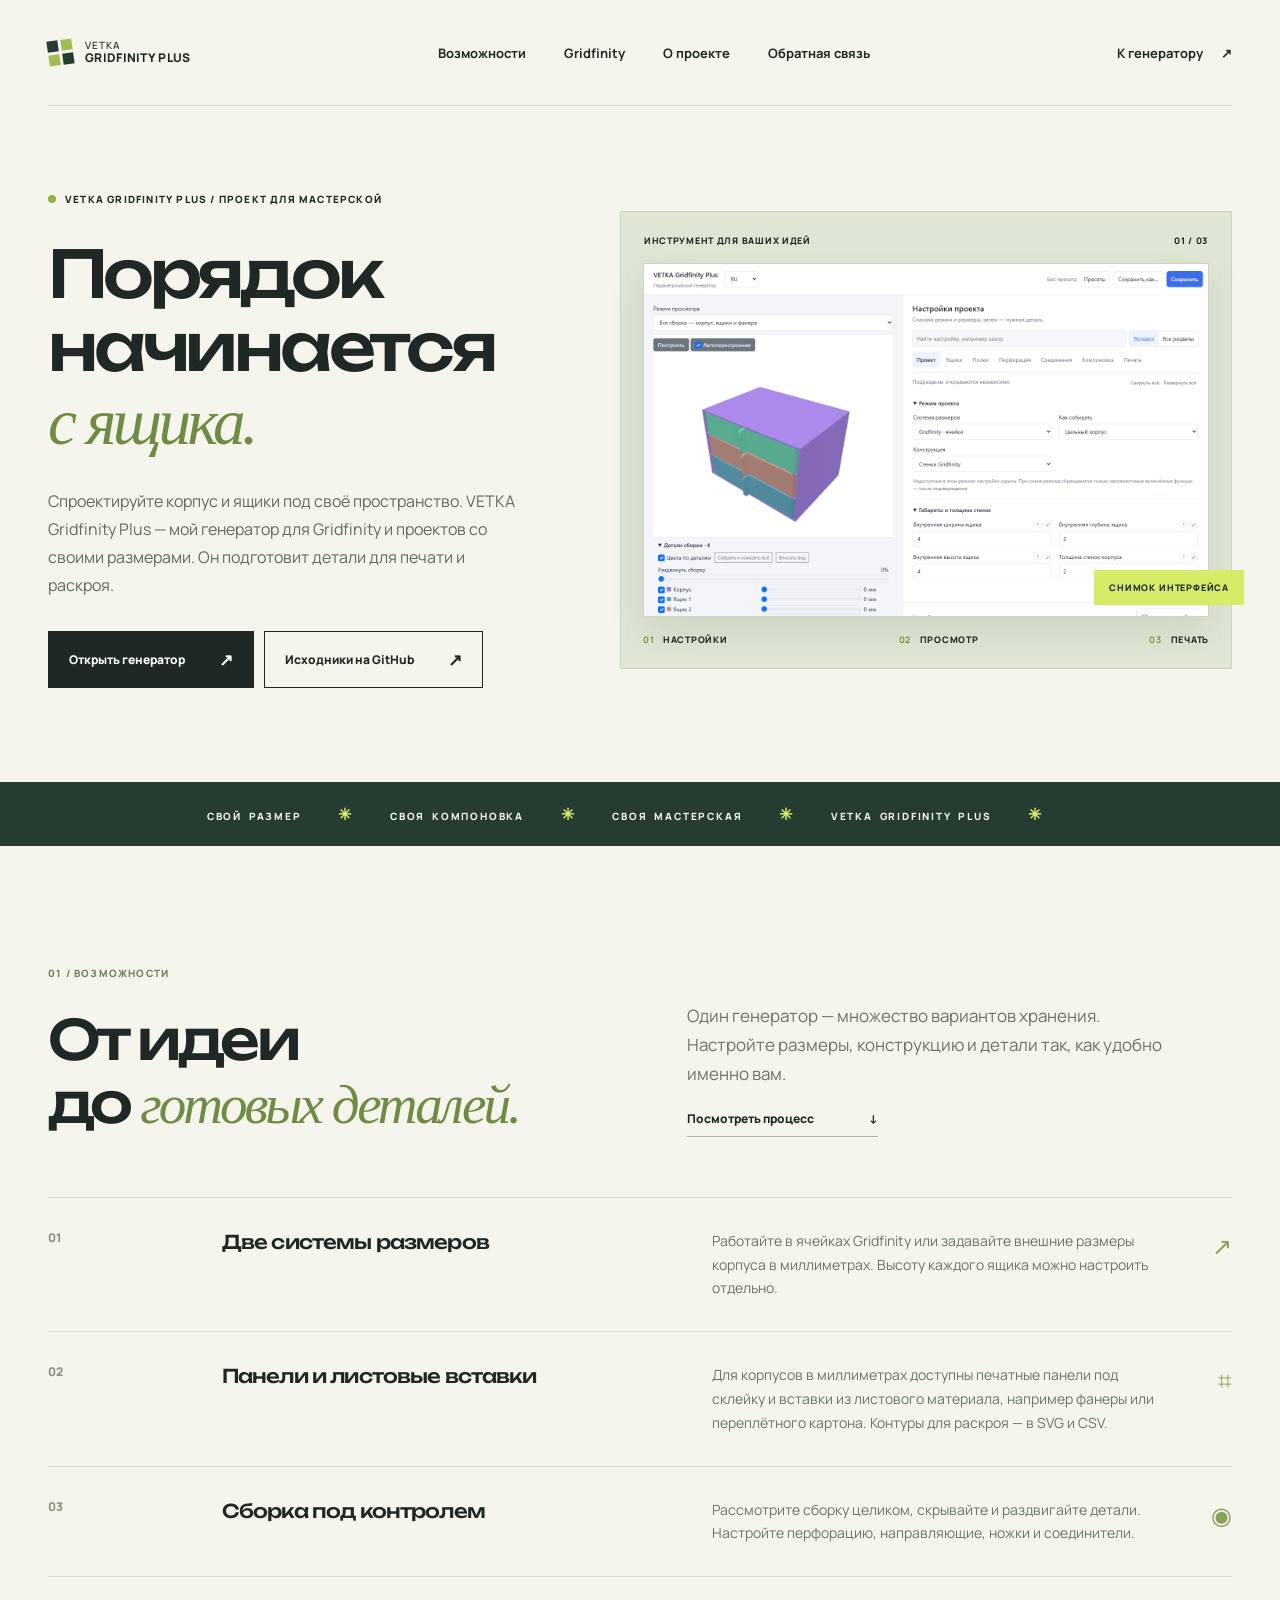
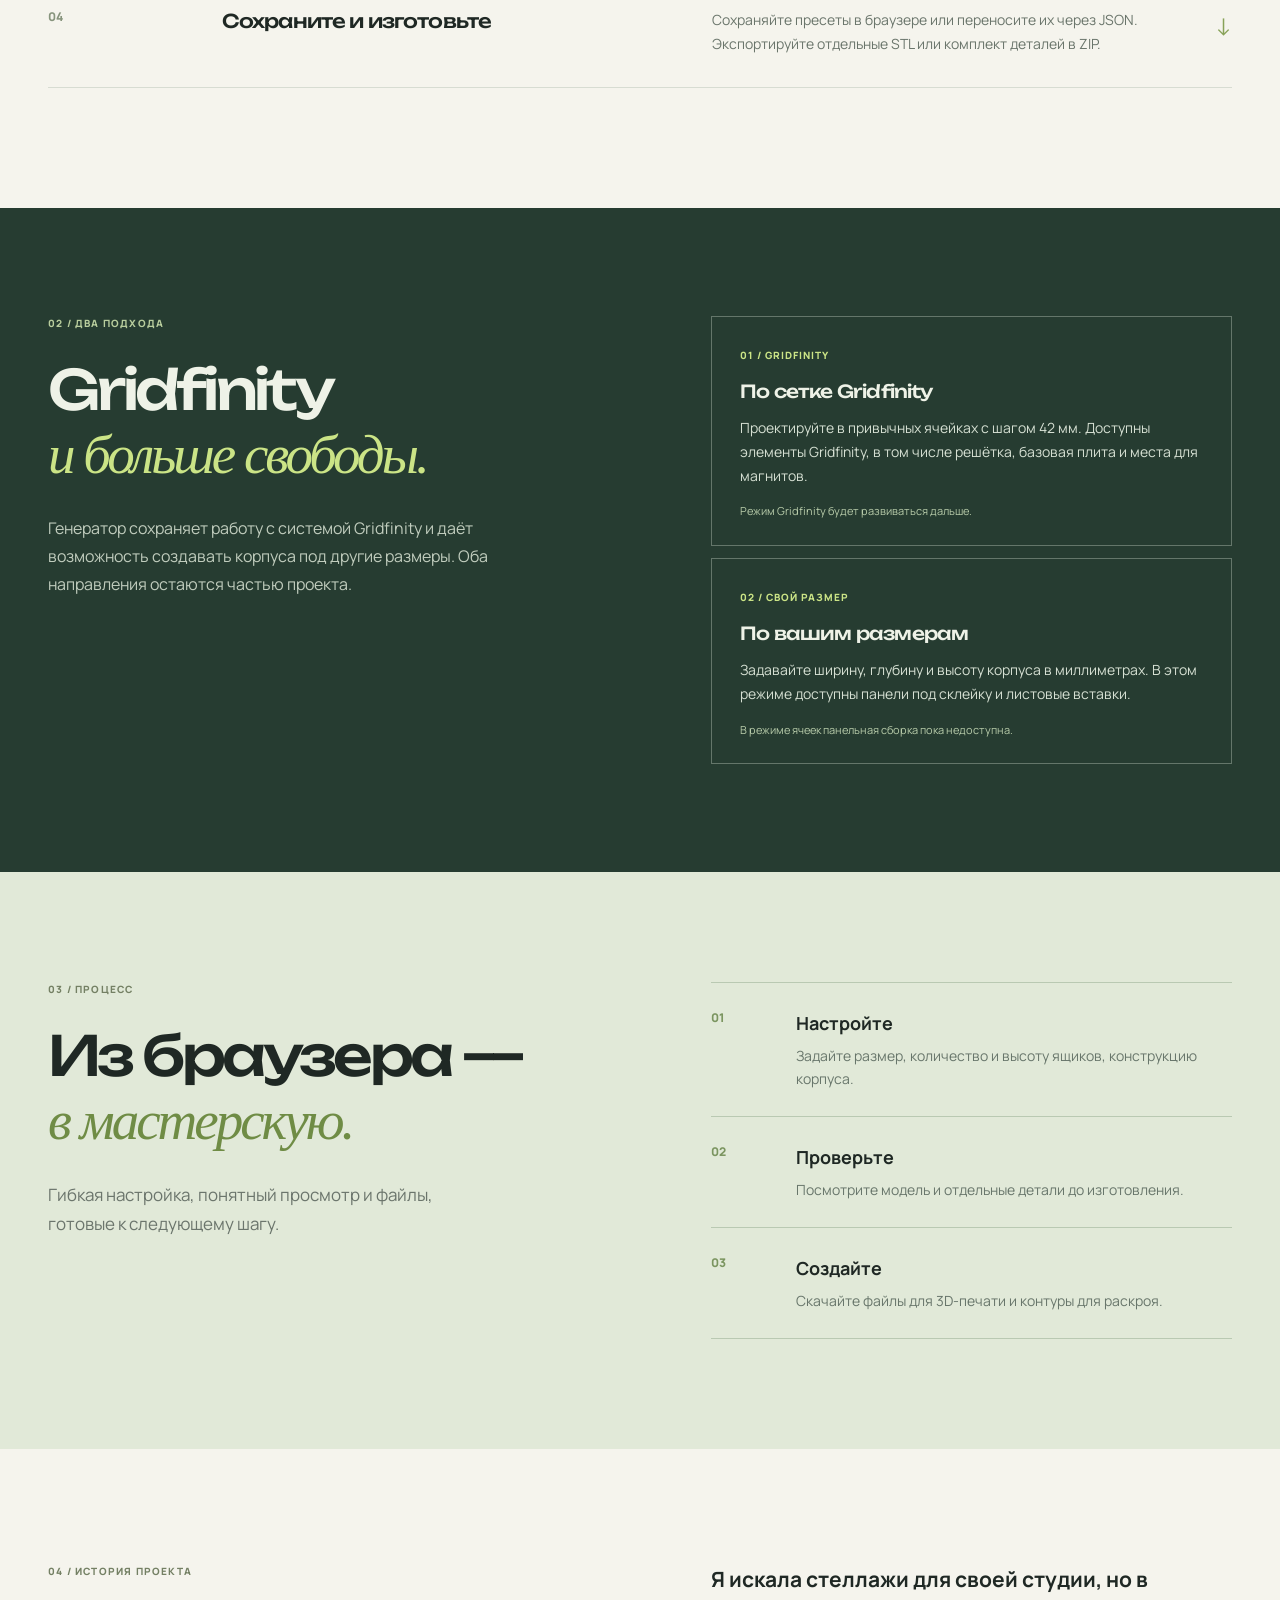
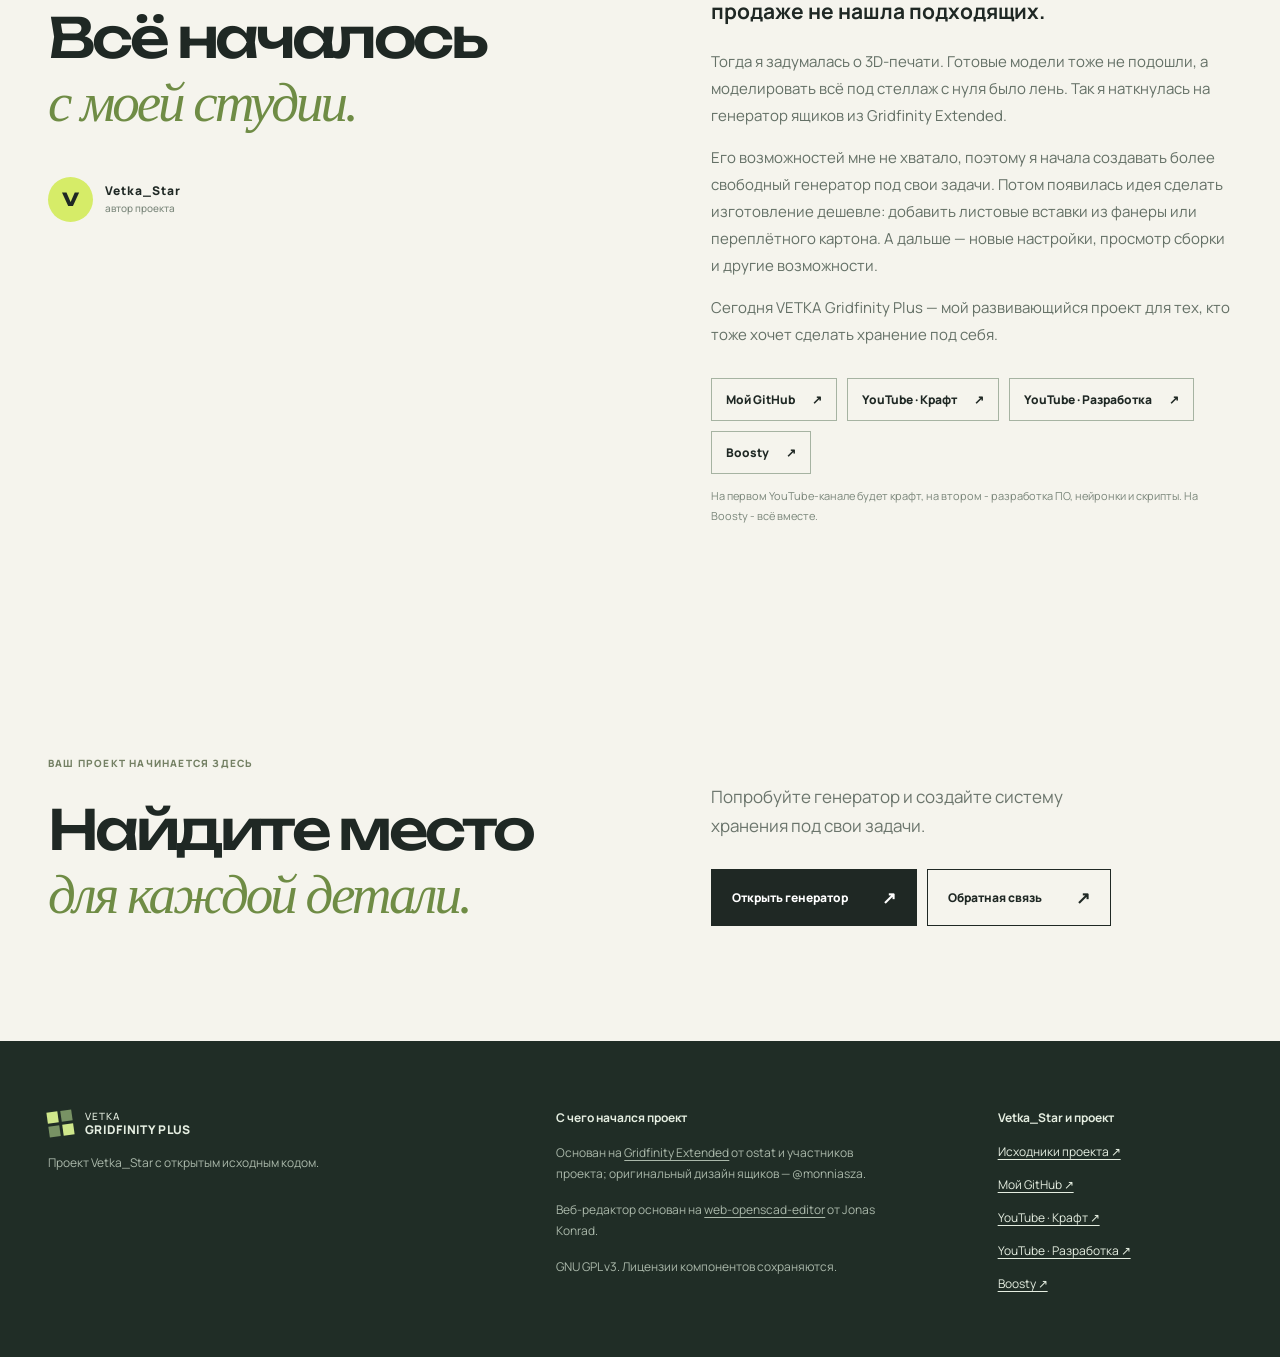
<file: landing/index.html>
<!doctype html>
<html lang="ru">
<head>
  <meta charset="utf-8">
  <meta name="viewport" content="width=device-width, initial-scale=1">
  <meta name="description" content="VETKA Gridfinity Plus — генератор корпусов и ящиков: Gridfinity и произвольные размеры.">
  <meta name="theme-color" content="#f3f1eb">
  <title>VETKA Gridfinity Plus — генератор ящиков</title>
  <link rel="stylesheet" href="styles.css">
  <script src="config.js" defer></script>
  <script src="main.js" defer></script>
</head>
<body>
<header class="header wrap">
  <a class="brand" href="#top" aria-label="VETKA Gridfinity Plus — наверх"><span class="brand-mark" aria-hidden="true"><i></i><i></i><i></i><i></i></span><span>VETKA<br><b>GRIDFINITY PLUS</b></span></a>
  <nav aria-label="Навигация"><a href="#features">Возможности</a><a href="#gridfinity">Gridfinity</a><a href="#story">О проекте</a><a class="feedback-link" hidden target="_blank" rel="noopener noreferrer">Обратная связь</a></nav>
  <a class="header-link generator-link" href="./generator/">К генератору <span>↗</span></a>
</header>
<main id="top">
  <section class="hero wrap" id="generator">
    <div class="hero-copy">
      <div class="eyebrow"><span class="dot"></span> VETKA GRIDFINITY PLUS / ПРОЕКТ ДЛЯ МАСТЕРСКОЙ</div>
      <h1>Порядок<br>начинается<br><em>с ящика.</em></h1>
      <p class="lead">Спроектируйте корпус и ящики под своё пространство. VETKA Gridfinity Plus — мой генератор для Gridfinity и проектов со своими размерами. Он подготовит детали для печати и раскроя.</p>
      <div class="actions"><a class="button primary generator-link" href="./generator/">Открыть генератор <span>↗</span></a><a class="button secondary github-link" href="https://github.com/VetkaStar/vetka-gridfinity-plus">Исходники на GitHub <span>↗</span></a></div>
      <p class="link-status" id="link-status" hidden></p>
    </div>
    <div class="hero-visual">
      <div class="visual-top"><span>ИНСТРУМЕНТ ДЛЯ ВАШИХ ИДЕЙ</span><span>01 / 03</span></div>
      <div class="image-frame"><img src="assets/generator.png" alt="Настройки и трёхмерный просмотр работающего генератора VETKA Gridfinity Plus"></div>
      <div class="visual-bottom"><span><b>01</b> НАСТРОЙКИ</span><span><b>02</b> ПРОСМОТР</span><span><b>03</b> ПЕЧАТЬ</span></div>
      <span class="corner-label">СНИМОК ИНТЕРФЕЙСА</span>
    </div>
  </section>
  <div class="ticker" aria-hidden="true"><div>СВОЙ РАЗМЕР <span>✳</span> СВОЯ КОМПОНОВКА <span>✳</span> СВОЯ МАСТЕРСКАЯ <span>✳</span> VETKA GRIDFINITY PLUS <span>✳</span></div></div>
  <section class="intro wrap" id="features">
    <div><p class="section-index">01 / ВОЗМОЖНОСТИ</p><h2>От идеи<br>до <em>готовых деталей.</em></h2></div>
    <div class="intro-text"><p>Один генератор — множество вариантов хранения. Настройте размеры, конструкцию и детали так, как удобно именно вам.</p><a class="text-link" href="#workflow">Посмотреть процесс <span>↓</span></a></div>
  </section>
  <section class="feature-list wrap" aria-label="Возможности генератора">
    <article><span class="feature-num">01</span><div><h3>Две системы размеров</h3><p>Работайте в ячейках Gridfinity или задавайте внешние размеры корпуса в миллиметрах. Высоту каждого ящика можно настроить отдельно.</p></div><span class="feature-icon">↗</span></article>
    <article><span class="feature-num">02</span><div><h3>Панели и листовые вставки</h3><p>Для корпусов в миллиметрах доступны печатные панели под склейку и вставки из листового материала, например фанеры или переплётного картона. Контуры для раскроя — в SVG и CSV.</p></div><span class="feature-icon">⌗</span></article>
    <article><span class="feature-num">03</span><div><h3>Сборка под контролем</h3><p>Рассмотрите сборку целиком, скрывайте и раздвигайте детали. Настройте перфорацию, направляющие, ножки и соединители.</p></div><span class="feature-icon">◉</span></article>
    <article><span class="feature-num">04</span><div><h3>Сохраните и изготовьте</h3><p>Сохраняйте пресеты в браузере или переносите их через JSON. Экспортируйте отдельные STL или комплект деталей в ZIP.</p></div><span class="feature-icon">↓</span></article>
  </section>
  <section class="gridfinity-section" id="gridfinity"><div class="wrap gridfinity-inner">
    <div><p class="section-index">02 / ДВА ПОДХОДА</p><h2>Gridfinity<br><em>и больше свободы.</em></h2><p class="gridfinity-lead">Генератор сохраняет работу с системой Gridfinity и даёт возможность создавать корпуса под другие размеры. Оба направления остаются частью проекта.</p></div>
    <div class="size-modes"><article><span class="mode-number">01 / GRIDFINITY</span><h3>По сетке Gridfinity</h3><p>Проектируйте в привычных ячейках с шагом 42 мм. Доступны элементы Gridfinity, в том числе решётка, базовая плита и места для магнитов.</p><small>Режим Gridfinity будет развиваться дальше.</small></article><article><span class="mode-number">02 / СВОЙ РАЗМЕР</span><h3>По вашим размерам</h3><p>Задавайте ширину, глубину и высоту корпуса в миллиметрах. В этом режиме доступны панели под склейку и листовые вставки.</p><small>В режиме ячеек панельная сборка пока недоступна.</small></article></div>
  </div></section>
  <section class="workflow" id="workflow"><div class="wrap workflow-inner"><div><p class="section-index">03 / ПРОЦЕСС</p><h2>Из браузера —<br><em>в мастерскую.</em></h2><p class="workflow-lead">Гибкая настройка, понятный просмотр и файлы, готовые к следующему шагу.</p></div><div class="steps"><div><span>01</span><p><b>Настройте</b>Задайте размер, количество и высоту ящиков, конструкцию корпуса.</p></div><div><span>02</span><p><b>Проверьте</b>Посмотрите модель и отдельные детали до изготовления.</p></div><div><span>03</span><p><b>Создайте</b>Скачайте файлы для 3D-печати и контуры для раскроя.</p></div></div></div></section>
  <section class="story wrap" id="story"><div class="story-heading"><p class="section-index">04 / ИСТОРИЯ ПРОЕКТА</p><h2>Всё началось<br><em>с моей студии.</em></h2><div class="story-signature"><span class="signature-mark">V</span><span>Vetka_Star<br><small>автор проекта</small></span></div></div><div class="story-copy"><p class="story-opening">Я искала стеллажи для своей студии, но в продаже не нашла подходящих.</p><p>Тогда я задумалась о 3D-печати. Готовые модели тоже не подошли, а моделировать всё под стеллаж с нуля было лень. Так я наткнулась на генератор ящиков из Gridfinity Extended.</p><p>Его возможностей мне не хватало, поэтому я начала создавать более свободный генератор под свои задачи. Потом появилась идея сделать изготовление дешевле: добавить листовые вставки из фанеры или переплётного картона. А дальше — новые настройки, просмотр сборки и другие возможности.</p><p>Сегодня VETKA Gridfinity Plus — мой развивающийся проект для тех, кто тоже хочет сделать хранение под себя.</p><div class="author-links"><a class="profile-github-link" aria-disabled="true">Мой GitHub <span>↗</span></a><a class="youtube-craft-link" href="https://www.youtube.com/@vetka_star_craft">YouTube · Крафт <span>↗</span></a><a class="youtube-dev-link" href="https://www.youtube.com/@vetka_star">YouTube · Разработка <span>↗</span></a><a class="boosty-link" href="https://boosty.to/vetka_star">Boosty <span>↗</span></a></div><p class="social-note">На первом YouTube-канале будет крафт, на втором - разработка ПО, нейронки и скрипты. На Boosty - всё вместе.</p></div></section>
  <section class="cta wrap"><div><p class="section-index">ВАШ ПРОЕКТ НАЧИНАЕТСЯ ЗДЕСЬ</p><h2>Найдите место<br><em>для каждой детали.</em></h2></div><div><p>Попробуйте генератор и создайте систему хранения под свои задачи.</p><div class="actions"><a class="button primary generator-link" href="./generator/">Открыть генератор <span>↗</span></a><a class="button secondary feedback-link" hidden target="_blank" rel="noopener noreferrer">Обратная связь <span aria-hidden="true">↗</span></a></div></div></section>
</main>
<footer id="credits"><div class="wrap footer-grid"><div><a class="brand footer-brand" href="#top"><span class="brand-mark" aria-hidden="true"><i></i><i></i><i></i><i></i></span><span>VETKA<br><b>GRIDFINITY PLUS</b></span></a><p>Проект Vetka_Star с открытым исходным кодом.</p></div><div><b>С чего начался проект</b><p>Основан на <a href="https://github.com/ostat/gridfinity_extended_openscad">Gridfinity Extended</a> от ostat и участников проекта; оригинальный дизайн ящиков — @monniasza.</p><p>Веб-редактор основан на <a href="https://github.com/yawkat/web-openscad-editor">web-openscad-editor</a> от Jonas Konrad.</p><p>GNU GPL v3. Лицензии компонентов сохраняются.</p></div><div class="footer-links"><b>Vetka_Star и проект</b><a class="github-link" aria-disabled="true">Исходники проекта ↗</a><a class="profile-github-link" aria-disabled="true">Мой GitHub ↗</a><a class="youtube-craft-link" href="https://www.youtube.com/@vetka_star_craft">YouTube · Крафт ↗</a><a class="youtube-dev-link" href="https://www.youtube.com/@vetka_star">YouTube · Разработка ↗</a><a class="boosty-link" href="https://boosty.to/vetka_star">Boosty ↗</a></div></div></footer>
</body>
</html>
</file>
<file: landing/styles.css>
@import url('https://fonts.googleapis.com/css2?family=Manrope:wght@400;500;600;700;800&family=Unbounded:wght@400;500;600;700&display=swap');
:root{--ink:#1f2824;--muted:#687169;--paper:#f5f4ed;--line:#d7dcd2;--green:#d6ec68;--forest:#263c31;--white:#fff;--display:'Unbounded',sans-serif;--body:'Manrope',sans-serif}*{box-sizing:border-box}html{scroll-behavior:smooth}body{margin:0;background:var(--paper);color:var(--ink);font-family:var(--body);font-size:16px}a{color:inherit}button,a{ -webkit-tap-highlight-color:transparent}a:focus-visible{outline:3px solid #72943d;outline-offset:4px}.wrap{width:min(1380px, calc(100% - 96px));margin:auto}.header{height:106px;display:flex;align-items:center;justify-content:space-between;border-bottom:1px solid var(--line)}.brand{display:inline-flex;gap:12px;align-items:center;text-decoration:none;font-size:10px;line-height:1.22;letter-spacing:.09em;font-weight:500}.brand b{font-size:12px;letter-spacing:.025em;font-weight:800}.brand-mark{display:grid;grid-template-columns:repeat(2,11px);gap:3px;transform:rotate(-8deg)}.brand-mark i{height:11px;background:var(--forest)}.brand-mark i:nth-child(2){background:#a3bd56}.brand-mark i:nth-child(3){background:#a3bd56}.header nav{display:flex;gap:38px}.header nav a,.header-link{font-size:13px;text-decoration:none;font-weight:700}.header nav a:hover,.text-link:hover,footer a:hover{color:#758d35}.header-link span{margin-left:15px}.hero{display:grid;grid-template-columns:.9fr 1.1fr;gap:6%;align-items:center;padding-top:86px;padding-bottom:94px}.eyebrow,.section-index{font-weight:800;letter-spacing:.12em;font-size:10px}.eyebrow{display:flex;align-items:center;gap:9px}.dot{width:8px;height:8px;background:#8eb440;border-radius:50%}h1,h2,h3,p{margin-top:0}h1,h2{font-family:var(--display);letter-spacing:-.065em;font-weight:500}h1{font-size:clamp(48px,5.1vw,78px);line-height:1.12;margin:31px 0 28px}em{font-family:Georgia,serif;font-weight:400;letter-spacing:-.055em}h1 em,h2 em{color:#6f8c45}.lead{font-size:16px;line-height:1.75;color:#606b61;max-width:480px;margin-bottom:32px}.actions{display:flex;flex-wrap:wrap;gap:10px}.button{min-height:57px;display:inline-flex;align-items:center;justify-content:space-between;gap:34px;padding:0 20px;text-decoration:none;font-weight:800;font-size:12px;border:1px solid var(--ink);transition:background .2s,color .2s}.button span{font-size:17px}.primary{background:var(--ink);color:white}.primary:hover{background:#425b46}.secondary{background:transparent}.secondary:hover{background:white}.button[aria-disabled=true]{opacity:.5;cursor:not-allowed}.link-status{font-size:11px;color:#717d6e;max-width:480px;line-height:1.5;margin:14px 0 0}.hero-visual{position:relative;padding:22px;background:#dfe6d4;border:1px solid #cbd6c2}.visual-top,.visual-bottom{display:flex;justify-content:space-between;gap:10px;font-size:9px;font-weight:800;letter-spacing:.08em}.visual-top{padding:0 1px 16px}.visual-bottom{padding:16px 0 0}.visual-bottom b{color:#77903e;margin-right:6px}.image-frame{background:#fff;border:1px solid #cbd5c5;box-shadow:0 15px 35px #2f49221a;overflow:hidden}.image-frame img{display:block;width:100%;height:auto}.corner-label{position:absolute;right:-13px;bottom:63px;background:var(--green);font-size:9px;letter-spacing:.09em;font-weight:800;padding:11px 15px}.ticker{overflow:hidden;background:var(--forest);color:#f1f5e9}.ticker div{min-width:max-content;text-align:center;padding:21px;font-size:10px;letter-spacing:.18em;font-weight:800;word-spacing:.3em}.ticker span{color:var(--green);margin:0 30px;font-size:16px}.intro{display:grid;grid-template-columns:1fr 1fr;gap:8%;padding-top:120px;padding-bottom:60px}.section-index{color:#748064;margin-bottom:28px}.intro h2,.workflow h2,.cta h2{font-size:clamp(38px,4.3vw,64px);line-height:1.14;margin-bottom:0}.intro-text{align-self:end;max-width:480px}.intro-text p,.workflow-lead,.cta p:not(.section-index){font-size:17px;line-height:1.7;color:#6b756c}.text-link{font-weight:800;font-size:12px;text-decoration:none;border-bottom:1px solid #a9b6a1;padding-bottom:9px;display:inline-flex;gap:55px}.feature-list{padding-bottom:120px}.feature-list article{display:grid;grid-template-columns:13% 1fr 50px;align-items:start;gap:20px;border-top:1px solid var(--line);padding:31px 0}.feature-list article:last-child{border-bottom:1px solid var(--line)}.feature-num{color:#87947d;font-size:12px;font-weight:800}.feature-list article>div{display:grid;grid-template-columns:1fr 1fr;gap:40px}.feature-list h3{font-family:var(--display);font-weight:500;letter-spacing:-.045em;font-size:19px;line-height:1.4;margin:0}.feature-list p{color:#6a756b;font-size:14px;line-height:1.7;max-width:470px;margin:0}.feature-icon{text-align:right;font-size:24px;color:#88a258}.workflow{background:#e1e9d8;padding:110px 0}.workflow-inner{display:grid;grid-template-columns:1fr 1fr;gap:12%}.workflow-lead{max-width:450px;margin:28px 0 0}.steps{border-top:1px solid #b9c9b2}.steps>div{display:grid;grid-template-columns:65px 1fr;gap:20px;padding:26px 0;border-bottom:1px solid #b9c9b2}.steps span{color:#7b9560;font-size:12px;font-weight:800}.steps p{font-size:14px;color:#68766b;line-height:1.6;margin:0}.steps b{display:block;color:var(--ink);font-size:18px;margin-bottom:7px}.cta{padding-top:115px;padding-bottom:115px;display:grid;grid-template-columns:1fr 1fr;gap:12%;align-items:end}.cta p:not(.section-index){max-width:390px}.cta .button{margin-top:12px}footer{background:#202d26;color:#e5eee1;padding:64px 0}.footer-grid{display:grid;grid-template-columns:1.2fr 1fr .7fr;gap:9%}.footer-brand .brand-mark i{background:#cfe78b}.footer-brand .brand-mark i:nth-child(2),.footer-brand .brand-mark i:nth-child(3){background:#789264}footer p{color:#aab8aa;font-size:12px;line-height:1.7;max-width:400px;margin:16px 0}footer b{font-size:12px}footer a:not(.brand){font-size:12px;text-underline-offset:3px}footer [aria-disabled=true]{color:#89988d;text-decoration:none;cursor:not-allowed}
@media(max-width:900px){.wrap{width:calc(100% - 48px)}.header{height:82px}.header nav{gap:20px}.hero{grid-template-columns:1fr;gap:40px;padding-top:65px}.hero-copy{max-width:700px}.hero-visual{max-width:800px}.intro,.workflow-inner,.cta{gap:7%}.feature-list article>div{gap:20px}.footer-grid{gap:5%}}
@media(max-width:600px){.wrap{width:calc(100% - 36px)}.header{height:72px}.header nav{display:none}.header-link{font-size:11px}.header-link span{margin-left:4px}.hero{padding-top:51px;padding-bottom:60px;gap:35px}.eyebrow,.section-index{font-size:9px}h1{font-size:clamp(42px,11.5vw,62px);margin:24px 0}.lead{font-size:15px}.actions{display:grid;grid-template-columns:1fr}.button{min-height:54px}.hero-visual{padding:12px}.visual-top,.visual-bottom{font-size:7px}.visual-top{padding-bottom:10px}.visual-bottom{padding-top:10px}.corner-label{right:-7px;bottom:43px;font-size:7px;padding:8px}.ticker div{padding:15px;font-size:9px}.ticker span{margin:0 15px}.intro{grid-template-columns:1fr;padding-top:76px;padding-bottom:37px;gap:25px}.intro h2,.workflow h2,.cta h2{font-size:clamp(34px,9vw,48px)}.intro-text p,.workflow-lead,.cta p:not(.section-index){font-size:15px}.feature-list{padding-bottom:75px}.feature-list article{grid-template-columns:32px 1fr 20px;gap:10px;padding:25px 0}.feature-list article>div{display:block}.feature-list h3{font-size:17px;margin-bottom:12px}.feature-list p{font-size:13px}.feature-icon{font-size:20px}.workflow{padding:75px 0}.workflow-inner{grid-template-columns:1fr;gap:40px}.steps>div{grid-template-columns:40px 1fr}.cta{grid-template-columns:1fr;gap:24px;padding-top:75px;padding-bottom:75px}.cta .button{width:100%}.footer-grid{grid-template-columns:1fr;gap:28px}footer{padding:50px 0}}
@media(prefers-reduced-motion:reduce){html{scroll-behavior:auto}*{transition:none!important}}
.gridfinity-section{background:#263c31;color:#eef2e7;padding:108px 0}.gridfinity-inner{display:grid;grid-template-columns:1fr 1fr;gap:12%;align-items:start}.gridfinity-section .section-index{color:#b8cd9d}.gridfinity-section h2,.story h2{font-size:clamp(38px,4.3vw,64px);line-height:1.14;margin-bottom:0}.gridfinity-section h2 em{color:#cbe486}.gridfinity-lead{max-width:470px;color:#c0ccbd;font-size:16px;line-height:1.75;margin:28px 0 0}.size-modes{display:grid;gap:12px}.size-modes article{border:1px solid #64766a;padding:25px 28px}.mode-number{font-size:10px;font-weight:800;letter-spacing:.1em;color:#cbe486}.size-modes h3{font-family:var(--display);font-size:18px;line-height:1.4;letter-spacing:-.045em;font-weight:500;margin:15px 0 12px}.size-modes p{font-size:14px;line-height:1.7;color:#d6e0d3;margin-bottom:15px}.size-modes small{display:block;font-size:11px;line-height:1.6;color:#b8ccaa}.story{display:grid;grid-template-columns:1fr 1fr;gap:12%;padding-top:115px;padding-bottom:115px}.story-copy{max-width:560px}.story-copy p{font-size:15px;line-height:1.8;color:#647066}.story-copy .story-opening{font-size:21px;line-height:1.5;color:var(--ink);font-weight:700}.story-signature{display:flex;align-items:center;gap:12px;margin-top:42px;font-size:12px;letter-spacing:.08em;font-weight:800}.story-signature small{font-size:10px;letter-spacing:0;color:#7c887c;font-weight:500}.signature-mark{display:grid;place-items:center;border-radius:50%;background:var(--green);width:45px;height:45px;font-family:var(--display);font-size:18px}.author-links{display:flex;gap:10px;flex-wrap:wrap;margin-top:30px}.author-links a{border:1px solid #a6b3a2;padding:12px 14px;font-size:12px;font-weight:800;text-decoration:none}.author-links a span{margin-left:15px}.author-links a[aria-disabled=true]{color:#879488;cursor:not-allowed}.story-copy .social-note{font-size:11px;color:#7a867a;margin:12px 0 0}.footer-links a{display:block;margin-top:16px}.footer-links [aria-disabled=true]{opacity:.8}
@media(max-width:600px){.gridfinity-section{padding:75px 0}.gridfinity-inner,.story{grid-template-columns:1fr;gap:35px}.gridfinity-section h2,.story h2{font-size:clamp(34px,9vw,48px)}.gridfinity-lead{font-size:15px}.size-modes article{padding:22px}.story{padding-top:75px;padding-bottom:75px}.story-signature{margin-top:25px}.story-copy .story-opening{font-size:19px}.author-links a{flex:1;white-space:nowrap;text-align:center}}
.feedback-link[hidden]{display:none}
@media(min-width:601px) and (max-width:900px){.header nav{flex-wrap:wrap;justify-content:center;gap:8px 18px}}
</file>
